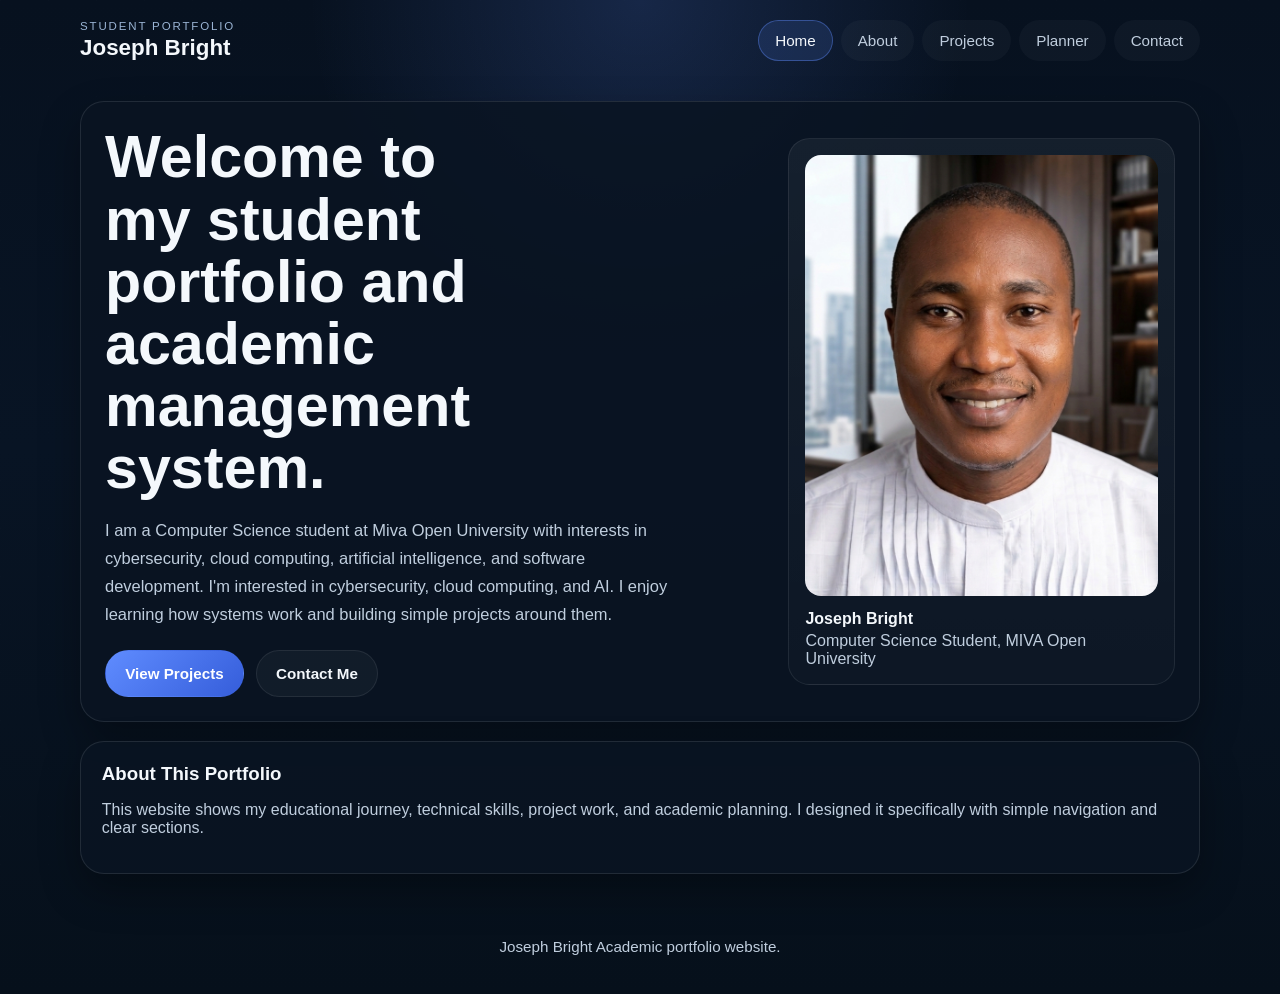
<file: index.html>
<!DOCTYPE html>
<html lang="en">
<head>
  <meta charset="UTF-8">
  <meta name="viewport" content="width=device-width, initial-scale=1.0">
  <title>Joseph Bright Student Portfolio And Academic Management System</title>
  <link rel="stylesheet" href="css/style.css">
  <script defer src="js/script.js"></script>
</head>
<body data-page="home">
  <header class="site-header">
    <div class="brand-block">
      <div>
        <p class="eyebrow">Student Portfolio</p>
        <h1>Joseph Bright</h1>
      </div>
    </div>
    <nav class="site-nav" aria-label="Primary navigation">
      <a class="nav-link active" href="index.html">Home</a>
      <a class="nav-link" href="about.html">About</a>
      <a class="nav-link" href="projects.html">Projects</a>
      <a class="nav-link" href="planner.html">Planner</a>
      <a class="nav-link" href="contact.html">Contact</a>
    </nav>
  </header>

  <main>
    <section class="hero hero-home">
      <div class="hero-copy">
        <h2>Welcome to my student portfolio and academic management system.</h2>
        <p class="lead">
          I am a Computer Science student at Miva Open University with interests in cybersecurity, cloud computing,
          artificial intelligence, and software development. I'm interested in cybersecurity, cloud computing, and AI. I enjoy learning how systems work and building simple projects around them.
        </p>
        <div class="hero-actions">
          <a class="button primary" href="projects.html">View Projects</a>
          <a class="button secondary" href="contact.html">Contact Me</a>
        </div>
      </div>

      <figure class="profile-card">
        <img src="images/profile.jpg" alt="Portrait of Joseph Bright">
        <figcaption>
          <strong>Joseph Bright</strong>
          <span>Computer Science Student, MIVA Open University</span>
        </figcaption>
      </figure>
    </section>

    <section class="content-panel intro-panel">
      <h3>About This Portfolio</h3>
      <p>
        This website shows my educational journey, technical skills, project work,
        and academic planning. I designed it specifically with
        simple navigation and clear sections.
      </p>
    </section>
  </main>

  <footer class="site-footer">
    <p>Joseph Bright Academic portfolio website.</p>
  </footer>
</body>
</html>
</file>
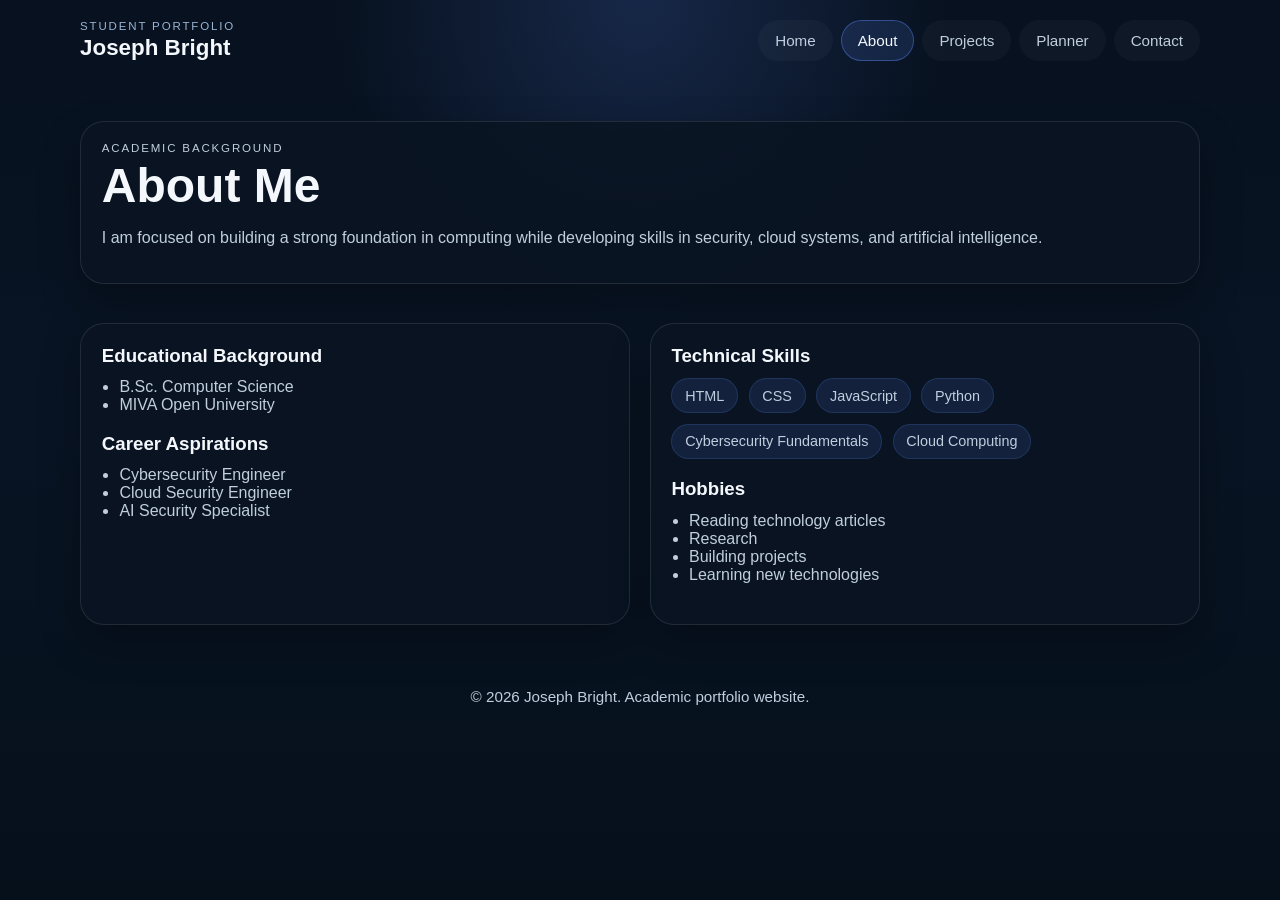
<file: about.html>
<!DOCTYPE html>
<html lang="en">
<head>
  <meta charset="UTF-8">
  <meta name="viewport" content="width=device-width, initial-scale=1.0">
  <title>About | Joseph Bright</title>
  <link rel="stylesheet" href="css/style.css">
  <script defer src="js/script.js"></script>
</head>
<body data-page="about">
  <header class="site-header">
    <div class="brand-block">
      <div>
        <p class="eyebrow">Student Portfolio</p>
        <h1>Joseph Bright</h1>
      </div>
    </div>
    <nav class="site-nav" aria-label="Primary navigation">
      <a class="nav-link" href="index.html">Home</a>
      <a class="nav-link active" href="about.html">About</a>
      <a class="nav-link" href="projects.html">Projects</a>
      <a class="nav-link" href="planner.html">Planner</a>
      <a class="nav-link" href="contact.html">Contact</a>
    </nav>
  </header>

  <main>
    <section class="page-header">
      <p class="section-tag">Academic background</p>
      <h2>About Me</h2>
      <p>
        I am focused on building a strong foundation in computing while developing skills
        in security, cloud systems, and artificial intelligence.
      </p>
    </section>

    <section class="grid-two">
      <article class="content-panel">
        <h3>Educational Background</h3>
        <ul class="plain-list">
          <li>B.Sc. Computer Science</li>
          <li>MIVA Open University</li>
        </ul>

        <h3>Career Aspirations</h3>
        <ul class="plain-list">
          <li>Cybersecurity Engineer</li>
          <li>Cloud Security Engineer</li>
          <li>AI Security Specialist</li>
        </ul>
      </article>

      <article class="content-panel">
        <h3>Technical Skills</h3>
        <ul class="skill-list">
          <li>HTML</li>
          <li>CSS</li>
          <li>JavaScript</li>
          <li>Python</li>
          <li>Cybersecurity Fundamentals</li>
          <li>Cloud Computing</li>
        </ul>

        <h3>Hobbies</h3>
        <ul class="plain-list">
          <li>Reading technology articles</li>
          <li>Research</li>
          <li>Building projects</li>
          <li>Learning new technologies</li>
        </ul>
      </article>
    </section>

  </main>

  <footer class="site-footer">
    <p>&copy; 2026 Joseph Bright. Academic portfolio website.</p>
  </footer>
</body>
</html>
</file>
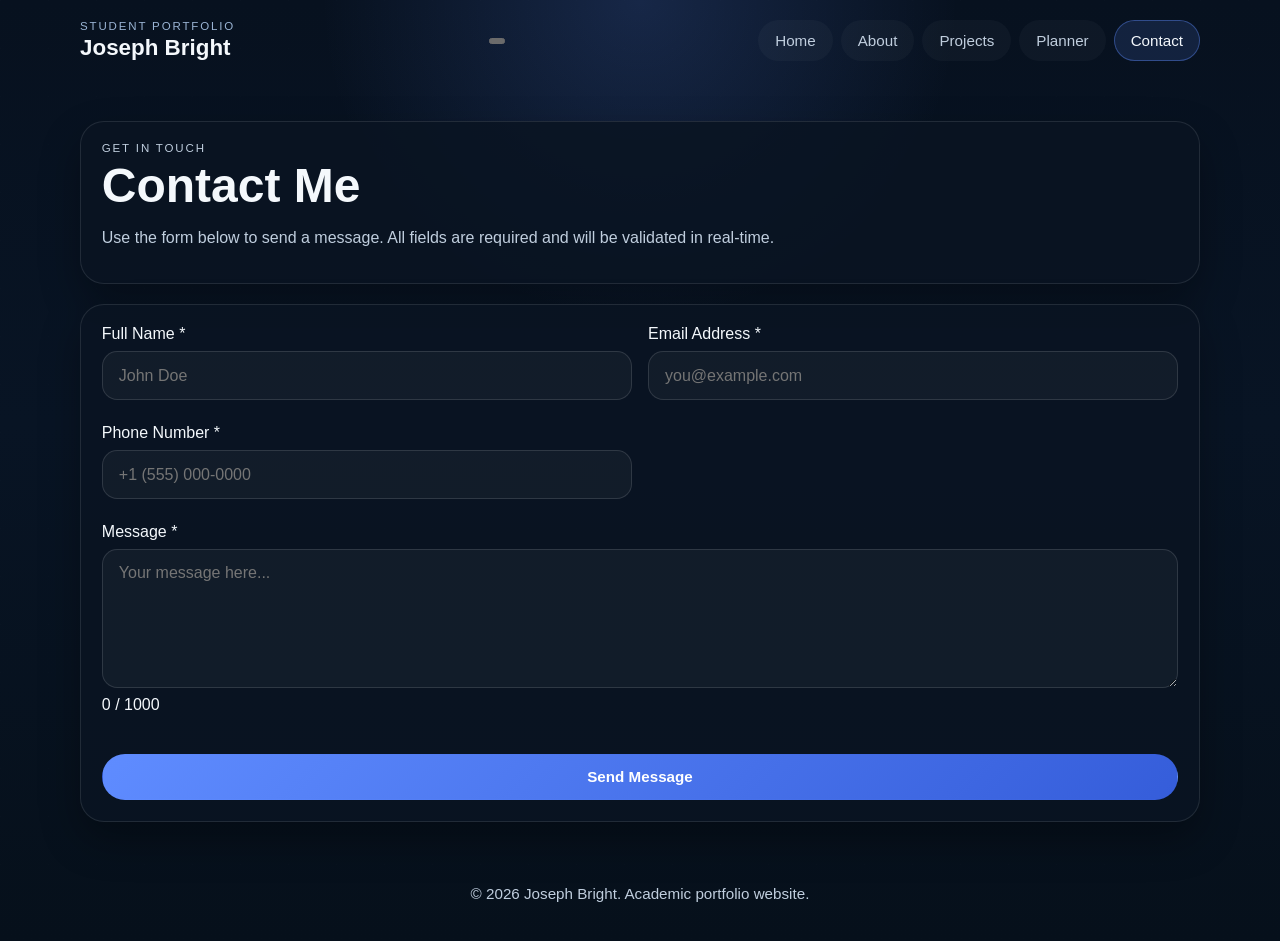
<file: contact.html>
<!DOCTYPE html>
<html lang="en">
<head>
  <meta charset="UTF-8">
  <meta name="viewport" content="width=device-width, initial-scale=1.0">
  <title>Contact | Joseph Bright</title>
  <link rel="stylesheet" href="css/style.css">
  <script defer src="js/script.js"></script>
</head>
<body data-page="contact">
  <header class="site-header">
    <div class="brand-block">
      <div>
        <p class="eyebrow">Student Portfolio</p>
        <h1>Joseph Bright</h1>
      </div>
    </div>
    <button class="menu-toggle" aria-label="Toggle navigation" aria-expanded="false">
      <span></span>
      <span></span>
      <span></span>
    </button>
    <nav class="site-nav" aria-label="Primary navigation">
      <a class="nav-link" href="index.html">Home</a>
      <a class="nav-link" href="about.html">About</a>
      <a class="nav-link" href="projects.html">Projects</a>
      <a class="nav-link" href="planner.html">Planner</a>
      <a class="nav-link active" href="contact.html">Contact</a>
    </nav>
  </header>

  <main>
    <section class="page-header">
      <p class="section-tag">Get in touch</p>
      <h2>Contact Me</h2>
      <p>
        Use the form below to send a message. All fields are required and will be validated in real-time.
      </p>
    </section>

    <section class="content-panel">
      <form id="contact-form" class="contact-form" novalidate>
        <div class="form-grid">
          <div class="field">
            <label for="name">Full Name <span class="required" aria-label="required">*</span></label>
            <input 
              id="name" 
              name="name" 
              type="text"
              placeholder="John Doe"
              required
              aria-required="true"
              aria-describedby="name-error"
            >
            <span id="name-error" class="field-error" role="alert" aria-live="polite"></span>
          </div>

          <div class="field">
            <label for="email">Email Address <span class="required" aria-label="required">*</span></label>
            <input 
              id="email" 
              name="email" 
              type="email"
              placeholder="you@example.com"
              required
              aria-required="true"
              aria-describedby="email-error"
            >
            <span id="email-error" class="field-error" role="alert" aria-live="polite"></span>
          </div>

          <div class="field">
            <label for="phone">Phone Number <span class="required" aria-label="required">*</span></label>
            <input 
              id="phone" 
              name="phone" 
              type="tel" 
              placeholder="+1 (555) 000-0000"
              inputmode="tel"
              required
              aria-required="true"
              aria-describedby="phone-error"
            >
            <span id="phone-error" class="field-error" role="alert" aria-live="polite"></span>
          </div>

          <div class="field field-full">
            <label for="message">Message <span class="required" aria-label="required">*</span></label>
            <textarea 
              id="message" 
              name="message" 
              rows="6"
              placeholder="Your message here..."
              required
              aria-required="true"
              aria-describedby="message-error message-count"
            ></textarea>
            <div class="field-helper">
              <span id="message-count" class="char-count">0 / 1000</span>
            </div>
            <span id="message-error" class="field-error" role="alert" aria-live="polite"></span>
          </div>
        </div>

        <div id="form-status" class="form-status" role="status" aria-live="polite" aria-atomic="true"></div>

        <button class="button primary" type="submit">Send Message</button>
      </form>
    </section>
  </main>

  <footer class="site-footer">
    <p>&copy; 2026 Joseph Bright. Academic portfolio website.</p>
  </footer>
</body>
</html>
</file>
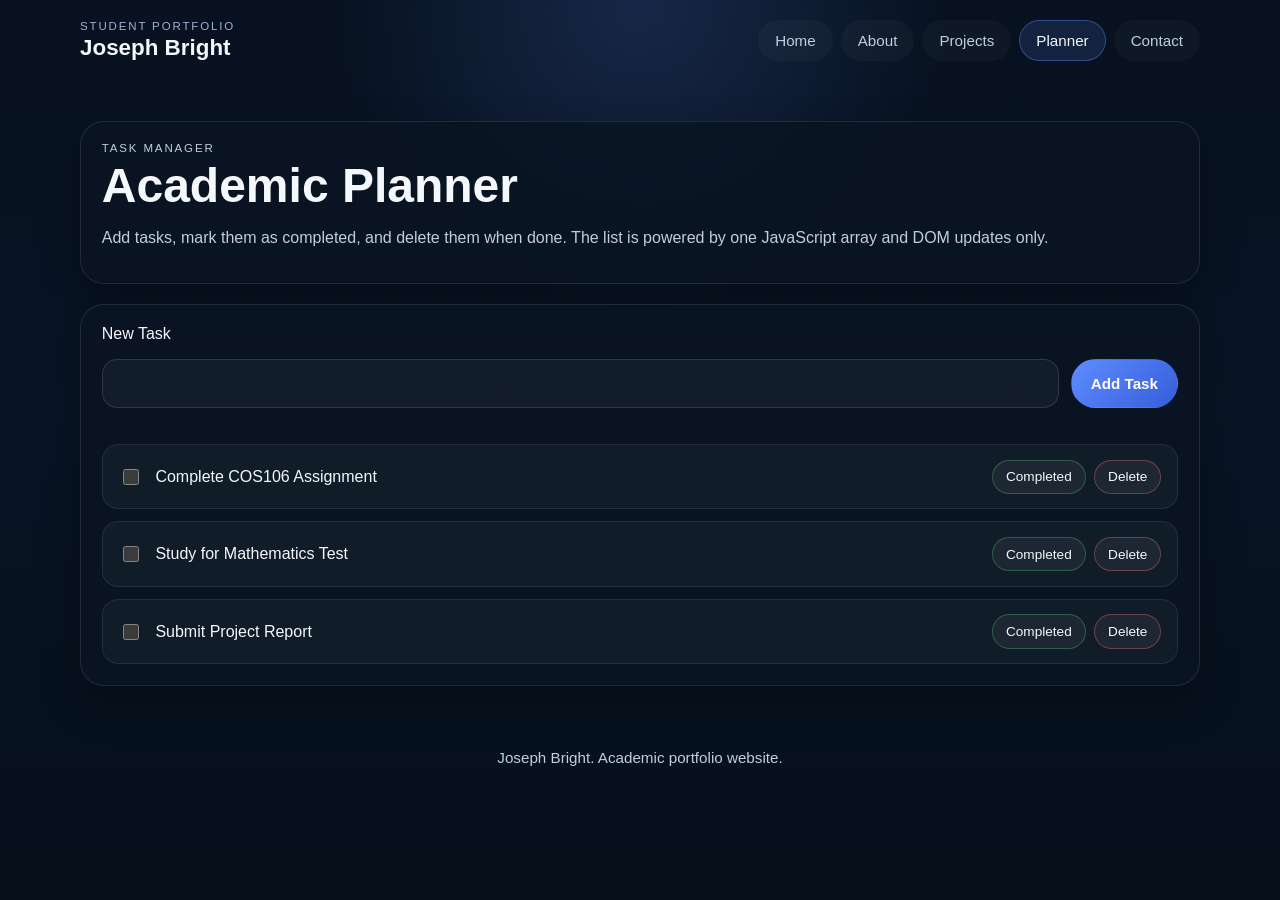
<file: planner.html>
<!DOCTYPE html>
<html lang="en">
<head>
  <meta charset="UTF-8">
  <meta name="viewport" content="width=device-width, initial-scale=1.0">
  <title>Academic Planner | Joseph Bright</title>
  <link rel="stylesheet" href="css/style.css">
  <script defer src="js/script.js"></script>
</head>
<body data-page="planner">
  <header class="site-header">
    <div class="brand-block">
      <div>
        <p class="eyebrow">Student Portfolio</p>
        <h1>Joseph Bright</h1>
      </div>
    </div>
    <nav class="site-nav" aria-label="Primary navigation">
      <a class="nav-link" href="index.html">Home</a>
      <a class="nav-link" href="about.html">About</a>
      <a class="nav-link" href="projects.html">Projects</a>
      <a class="nav-link active" href="planner.html">Planner</a>
      <a class="nav-link" href="contact.html">Contact</a>
    </nav>
  </header>

  <main>
    <section class="page-header">
      <p class="section-tag">Task manager</p>
      <h2>Academic Planner</h2>
      <p>
        Add tasks, mark them as completed, and delete them when done. The list is powered by one JavaScript array and DOM updates only.
      </p>
    </section>

    <section class="content-panel planner-panel">
      <form id="planner-form" class="planner-form" novalidate>
        <label for="task-input">New Task</label>
        <div class="planner-controls">
          <input id="task-input" name="task" type="text">
          <button class="button primary" type="submit">Add Task</button>
        </div>
        <p id="planner-message" class="form-message" aria-live="polite"></p>
      </form>

      <ul id="task-list" class="task-list" aria-label="Academic tasks"></ul>
    </section>
  </main>

  <footer class="site-footer">
    <p>Joseph Bright. Academic portfolio website.</p>
  </footer>
</body>
</html>
</file>
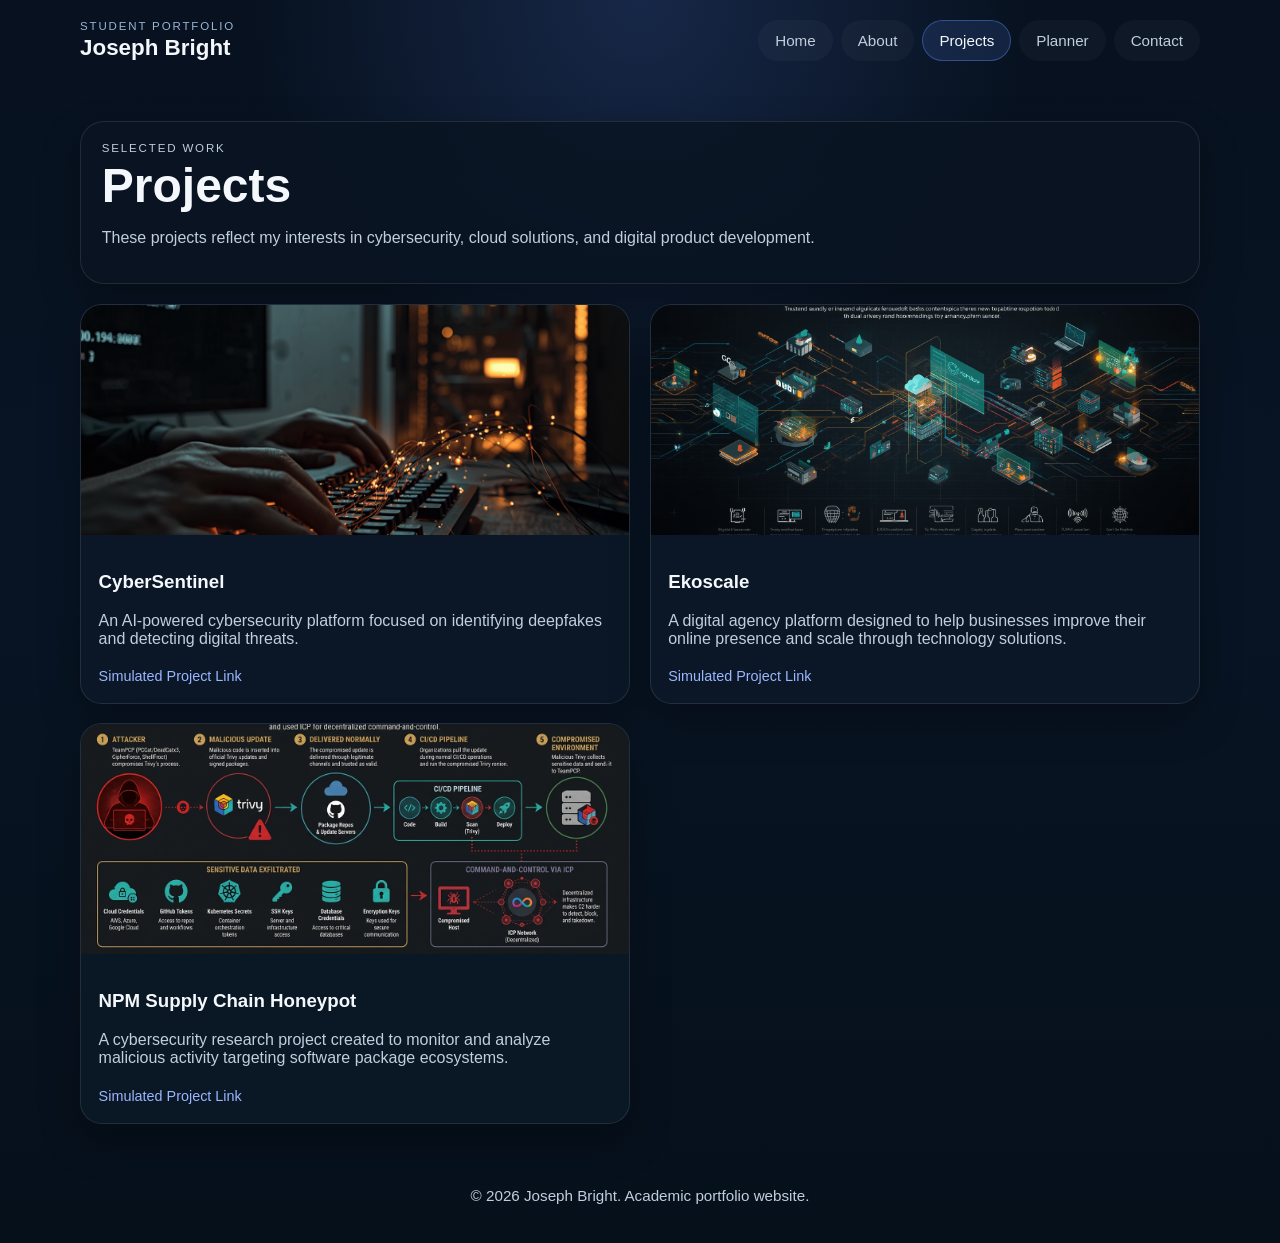
<file: projects.html>
<!DOCTYPE html>
<html lang="en">
<head>
  <meta charset="UTF-8">
  <meta name="viewport" content="width=device-width, initial-scale=1.0">
  <title>Projects | Joseph Bright</title>
  <link rel="stylesheet" href="css/style.css">
  <script defer src="js/script.js"></script>
</head>
<body data-page="projects">
  <header class="site-header">
    <div class="brand-block">
      <div>
        <p class="eyebrow">Student Portfolio</p>
        <h1>Joseph Bright</h1>
      </div>
    </div>
    <nav class="site-nav" aria-label="Primary navigation">
      <a class="nav-link" href="index.html">Home</a>
      <a class="nav-link" href="about.html">About</a>
      <a class="nav-link active" href="projects.html">Projects</a>
      <a class="nav-link" href="planner.html">Planner</a>
      <a class="nav-link" href="contact.html">Contact</a>
    </nav>
  </header>

  <main>
    <section class="page-header">
      <p class="section-tag">Selected work</p>
      <h2>Projects</h2>
      <p>
        These projects reflect my interests in cybersecurity, cloud solutions, and digital product development.
      </p>
    </section>

    <section class="projects-grid">
      <article class="project-card">
        <img src="images/cybersentinel.png" alt="CyberSentinel project screenshot">
        <div class="project-body">
          <h3>CyberSentinel</h3>
          <p>An AI-powered cybersecurity platform focused on identifying deepfakes and detecting digital threats.</p>
          <a href="#" aria-label="Simulated link for CyberSentinel">Simulated Project Link</a>
        </div>
      </article>

      <article class="project-card">
        <img src="images/ekoscale.png" alt="Ekoscale project screenshot">
        <div class="project-body">
          <h3>Ekoscale</h3>
          <p>A digital agency platform designed to help businesses improve their online presence and scale through technology solutions.</p>
          <a href="#" aria-label="Simulated link for Ekoscale">Simulated Project Link</a>
        </div>
      </article>

      <article class="project-card">
        <img src="images/npm-honeypot.png" alt="NPM Supply Chain Honeypot project screenshot">
        <div class="project-body">
          <h3>NPM Supply Chain Honeypot</h3>
          <p>A cybersecurity research project created to monitor and analyze malicious activity targeting software package ecosystems.</p>
          <a href="#" aria-label="Simulated link for NPM Supply Chain Honeypot">Simulated Project Link</a>
        </div>
      </article>
    </section>
  </main>

  <footer class="site-footer">
    <p>&copy; 2026 Joseph Bright. Academic portfolio website.</p>
  </footer>
</body>
</html>
</file>
<file: css/style.css>
:root {
  color-scheme: dark;
  --bg: #07111f;
  --bg-soft: #0d1b2d;
  --panel: #10243a;
  --panel-soft: #16324e;
  --line: rgba(255, 255, 255, 0.1);
  --text: #f4f8fc;
  --muted: #c0cede;
  --accent: #5f8cff;
  --accent-2: #9ab4d4;
  --success: #56c271;
  --danger: #ff7272;
  --shadow: 0 18px 40px rgba(0, 0, 0, 0.3);
}

* {
  box-sizing: border-box;
}

html {
  scroll-behavior: smooth;
}

body {
  margin: 0;
  font-family: Arial, Helvetica, sans-serif;
  background:
    radial-gradient(circle at top, rgba(95, 140, 255, 0.18), transparent 28%),
    linear-gradient(180deg, #07111f 0%, #081424 45%, #06101b 100%);
  color: var(--text);
  min-height: 100vh;
}

body::before {
  content: "";
  position: fixed;
  inset: 0;
  background-image: linear-gradient(rgba(255, 255, 255, 0.03) 1px, transparent 1px), linear-gradient(90deg, rgba(255, 255, 255, 0.03) 1px, transparent 1px);
  background-size: 48px 48px;
  pointer-events: none;
  opacity: 0.22;
}

img {
  display: block;
  max-width: 100%;
}

a {
  color: inherit;
  text-decoration: none;
}

main {
  width: min(1120px, calc(100% - 2rem));
  margin: 0 auto;
  padding: 1.5rem 0 3rem;
  position: relative;
  z-index: 1;
}

.site-header,
.site-footer {
  width: min(1120px, calc(100% - 2rem));
  margin: 0 auto;
  position: relative;
  z-index: 1;
}

.site-header {
  display: flex;
  align-items: center;
  justify-content: space-between;
  gap: 1rem;
  padding: 1.25rem 0 1rem;
  flex-wrap: wrap;
}

.brand-block {
  display: flex;
  align-items: center;
  gap: 0.9rem;
}

.brand-mark {
  width: 3rem;
  height: 3rem;
  display: grid;
  place-items: center;
  border-radius: 1rem;
  background: linear-gradient(135deg, var(--accent), #2e5ce6);
  font-weight: 800;
  box-shadow: var(--shadow);
}

.brand-block h1,
.page-header h2,
.hero-copy h2,
.content-panel h3 {
  margin: 0;
}

.brand-block h1 {
  font-size: 1.4rem;
}

.eyebrow,
.section-tag {
  margin: 0 0 0.2rem;
  text-transform: uppercase;
  letter-spacing: 0.16em;
  font-size: 0.72rem;
  color: var(--accent-2);
}

.site-nav {
  display: flex;
  flex-wrap: wrap;
  gap: 0.5rem;
}

.nav-link {
  padding: 0.7rem 1rem;
  border: 1px solid transparent;
  border-radius: 999px;
  color: var(--muted);
  background: rgba(255, 255, 255, 0.03);
  transition: 0.2s ease;
  font-size: 0.95rem;
}

.nav-link:hover,
.nav-link:focus-visible,
.nav-link.active {
  color: var(--text);
  border-color: rgba(95, 140, 255, 0.4);
  background: rgba(95, 140, 255, 0.14);
}

.hero,
.content-panel,
.page-header {
  border: 1px solid var(--line);
  background: rgba(10, 20, 34, 0.86);
  box-shadow: var(--shadow);
  border-radius: 1.5rem;
}

.hero {
  display: grid;
  grid-template-columns: 1.45fr 0.85fr;
  gap: 1.5rem;
  align-items: center;
  padding: 1.5rem;
}

.hero-copy h2 {
  font-size: clamp(1.5rem, 5vw, 3.7rem);
  line-height: 1.05;
  max-width: 13ch;
}

.lead,
.page-header p,
.content-panel p,
.project-body p,
.profile-card span,
.site-footer p,
.form-message {
  color: var(--muted);
}

.lead {
  max-width: 62ch;
  font-size: clamp(0.95rem, 2vw, 1.03rem);
  line-height: 1.7;
}

.hero-actions {
  display: flex;
  flex-wrap: wrap;
  gap: 0.75rem;
  margin-top: 1.4rem;
}

.button {
  display: inline-flex;
  align-items: center;
  justify-content: center;
  min-height: 2.9rem;
  padding: 0.8rem 1.2rem;
  border-radius: 999px;
  border: 1px solid transparent;
  font-weight: 700;
  transition: 0.2s ease;
  font-size: 0.95rem;
}

.button.primary {
  background: linear-gradient(135deg, var(--accent), #355dda);
  color: white;
}

.button.secondary {
  background: rgba(255, 255, 255, 0.04);
  border-color: rgba(255, 255, 255, 0.08);
}

.button:hover,
.button:focus-visible {
  transform: translateY(-1px);
  filter: brightness(1.05);
}

.profile-card {
  margin: 0;
  padding: 1rem;
  border-radius: 1.35rem;
  background: linear-gradient(180deg, rgba(255, 255, 255, 0.05), rgba(255, 255, 255, 0.02));
  border: 1px solid rgba(255, 255, 255, 0.08);
}

.profile-card img {
  width: 100%;
  aspect-ratio: 4 / 5;
  object-fit: cover;
  border-radius: 1rem;
  margin-bottom: 0.9rem;
}

.profile-card figcaption {
  display: grid;
  gap: 0.2rem;
}

.intro-panel,
.page-header,
.content-panel,
.grid-two,
.projects-grid {
  margin-top: 1.2rem;
}

.intro-panel,
.page-header,
.content-panel {
  padding: 1.3rem;
}

.grid-two,
.projects-grid {
  display: grid;
  grid-template-columns: repeat(2, minmax(0, 1fr));
  gap: 1.2rem;
}

.page-header h2 {
  font-size: clamp(1.5rem, 4vw, 3rem);
}

.plain-list,
.skill-list {
  margin: 0.7rem 0 1.2rem;
  padding-left: 1.1rem;
  color: var(--muted);
}

.skill-list {
  display: flex;
  flex-wrap: wrap;
  gap: 0.65rem;
  list-style: none;
  padding-left: 0;
}

.skill-list li {
  padding: 0.55rem 0.8rem;
  border-radius: 999px;
  background: rgba(95, 140, 255, 0.12);
  border: 1px solid rgba(95, 140, 255, 0.18);
  font-size: 0.9rem;
}

.table-wrap {
  overflow-x: auto;
}

table {
  width: 100%;
  border-collapse: collapse;
  margin-top: 0.8rem;
  font-size: 0.95rem;
}

th,
td {
  padding: 0.9rem 0.8rem;
  border-bottom: 1px solid rgba(255, 255, 255, 0.08);
  text-align: left;
}

thead th {
  color: var(--text);
  background: rgba(255, 255, 255, 0.03);
}

audio {
  width: 100%;
  margin-top: 0.7rem;
}

.project-card {
  border-radius: 1.35rem;
  overflow: hidden;
  border: 1px solid var(--line);
  background: rgba(12, 24, 39, 0.88);
  box-shadow: var(--shadow);
}

.project-card img {
  width: 100%;
  height: 230px;
  object-fit: cover;
  background: linear-gradient(135deg, rgba(95, 140, 255, 0.16), rgba(255, 255, 255, 0.03));
}

.project-body {
  padding: 1.1rem;
}

.project-body a {
  display: inline-flex;
  margin-top: 0.3rem;
  color: #9bb6ff;
  font-size: 0.9rem;
}

.planner-form,
.contact-form {
  display: grid;
  gap: 1rem;
}

.planner-controls {
  display: flex;
  gap: 0.75rem;
  flex-wrap: wrap;
}

.planner-controls input,
.field input,
.field textarea {
  flex: 1 1 260px;
}

input,
textarea {
  width: 100%;
  padding: 0.9rem 1rem;
  border-radius: 0.95rem;
  border: 1px solid rgba(255, 255, 255, 0.12);
  background: rgba(255, 255, 255, 0.04);
  color: var(--text);
  font: inherit;
}

input:focus,
textarea:focus {
  outline: 2px solid rgba(95, 140, 255, 0.45);
  outline-offset: 2px;
}

.task-list {
  list-style: none;
  margin: 0;
  padding: 0;
  display: grid;
  gap: 0.75rem;
}

.task-item {
  display: flex;
  align-items: center;
  justify-content: space-between;
  gap: 0.85rem;
  padding: 0.9rem 1rem;
  border-radius: 1rem;
  background: rgba(255, 255, 255, 0.04);
  border: 1px solid rgba(255, 255, 255, 0.08);
}

.task-meta {
  display: flex;
  align-items: center;
  gap: 0.85rem;
}

.task-checkbox {
  width: 1rem;
  height: 1rem;
  flex: 0 0 auto;
}

.task-text.completed {
  text-decoration: line-through;
  color: rgba(192, 206, 222, 0.7);
}

.task-actions {
  display: flex;
  gap: 0.55rem;
  flex-wrap: wrap;
}

.small-button {
  padding: 0.55rem 0.8rem;
  border-radius: 999px;
  border: 1px solid rgba(255, 255, 255, 0.1);
  background: rgba(255, 255, 255, 0.05);
  color: var(--text);
  cursor: pointer;
  font-size: 0.85rem;
}

.small-button.complete {
  border-color: rgba(86, 194, 113, 0.35);
}

.small-button.delete {
  border-color: rgba(255, 114, 114, 0.35);
}

.form-grid {
  display: grid;
  grid-template-columns: repeat(2, minmax(0, 1fr));
  gap: 1rem;
}

.field {
  display: grid;
  gap: 0.5rem;
}

.field-full {
  grid-column: 1 / -1;
}

.form-message {
  min-height: 1.25rem;
  margin: 0;
}

.site-footer {
  padding: 0 0 1.5rem;
  text-align: center;
  font-size: 0.95rem;
}

/* Tablet & Medium Screens */
@media (max-width: 1024px) {
  main,
  .site-header,
  .site-footer {
    width: min(100% - 1.5rem, 1120px);
  }

  .hero {
    padding: 1.25rem;
    gap: 1.25rem;
  }
}

/* Small Tablets */
@media (max-width: 880px) {
  .hero,
  .grid-two,
  .projects-grid,
  .form-grid {
    grid-template-columns: 1fr;
  }

  .hero-copy h2 {
    max-width: none;
  }

  .site-header {
    flex-direction: column;
    align-items: stretch;
    padding: 1rem 0 0.75rem;
  }

  .brand-block {
    width: 100%;
  }

  .site-nav {
    justify-content: center;
    gap: 0.4rem;
  }

  .nav-link {
    padding: 0.6rem 0.9rem;
    font-size: 0.9rem;
  }
}

/* Mobile */
@media (max-width: 640px) {
  main,
  .site-header,
  .site-footer {
    width: calc(100% - 1rem);
  }

  .site-header {
    padding: 0.75rem 0 0.5rem;
    gap: 0.75rem;
  }

  .brand-block {
    width: 100%;
    margin-bottom: 0.5rem;
  }

  .brand-block h1 {
    font-size: 1.1rem;
  }

  .eyebrow,
  .section-tag {
    font-size: 0.65rem;
  }

  .site-nav {
    width: 100%;
    justify-content: flex-start;
    gap: 0.3rem;
  }

  .nav-link {
    padding: 0.5rem 0.7rem;
    font-size: 0.8rem;
    flex: 0 0 auto;
  }

  .hero,
  .content-panel,
  .page-header,
  .intro-panel {
    padding: 1rem;
    border-radius: 1rem;
  }

  .hero {
    gap: 1rem;
  }

  .hero-copy h2 {
    font-size: clamp(1.2rem, 6vw, 2rem);
  }

  .lead {
    font-size: 0.9rem;
  }

  .hero-actions {
    gap: 0.5rem;
    margin-top: 1rem;
  }

  .button {
    padding: 0.65rem 1rem;
    min-height: 2.5rem;
    font-size: 0.85rem;
    flex: 1 1 100%;
  }

  .profile-card {
    padding: 0.75rem;
    margin-top: 0.75rem;
  }

  .profile-card img {
    margin-bottom: 0.7rem;
  }

  .task-item {
    align-items: flex-start;
    flex-direction: column;
    padding: 0.75rem;
  }

  .task-actions {
    width: 100%;
  }

  .small-button {
    flex: 1 1 48%;
  }

  .grid-two,
  .projects-grid {
    gap: 0.75rem;
  }

  .intro-panel,
  .page-header,
  .content-panel {
    padding: 0.9rem;
  }

  .page-header h2 {
    font-size: clamp(1.2rem, 5vw, 1.8rem);
  }

  .content-panel h3 {
    font-size: 1.1rem;
  }

  table {
    font-size: 0.85rem;
  }

  th,
  td {
    padding: 0.7rem 0.5rem;
  }

  .project-card img {
    height: 180px;
  }

  .project-body {
    padding: 0.9rem;
  }

  .planner-controls input,
  .field input,
  .field textarea {
    flex: 1 1 100%;
  }

  .form-grid {
    grid-template-columns: 1fr;
  }

  input,
  textarea {
    padding: 0.75rem 0.85rem;
    font-size: 1rem;
  }

  .skill-list li {
    font-size: 0.8rem;
    padding: 0.45rem 0.65rem;
  }
}

/* Small Mobile - Extra Small Devices */
@media (max-width: 480px) {
  main,
  .site-header,
  .site-footer {
    width: calc(100% - 0.75rem);
    margin-left: auto;
    margin-right: auto;
  }

  .brand-block h1 {
    font-size: 1rem;
  }

  .nav-link {
    padding: 0.45rem 0.6rem;
    font-size: 0.75rem;
  }

  .hero {
    padding: 0.75rem;
  }

  .hero-copy h2 {
    font-size: clamp(1rem, 5vw, 1.5rem);
  }

  .lead {
    font-size: 0.85rem;
  }

  .button {
    padding: 0.6rem 0.9rem;
    min-height: 2.3rem;
    font-size: 0.8rem;
  }

  .hero-actions {
    flex-direction: column;
    gap: 0.4rem;
  }

  .button {
    width: 100%;
  }
}
</file>
